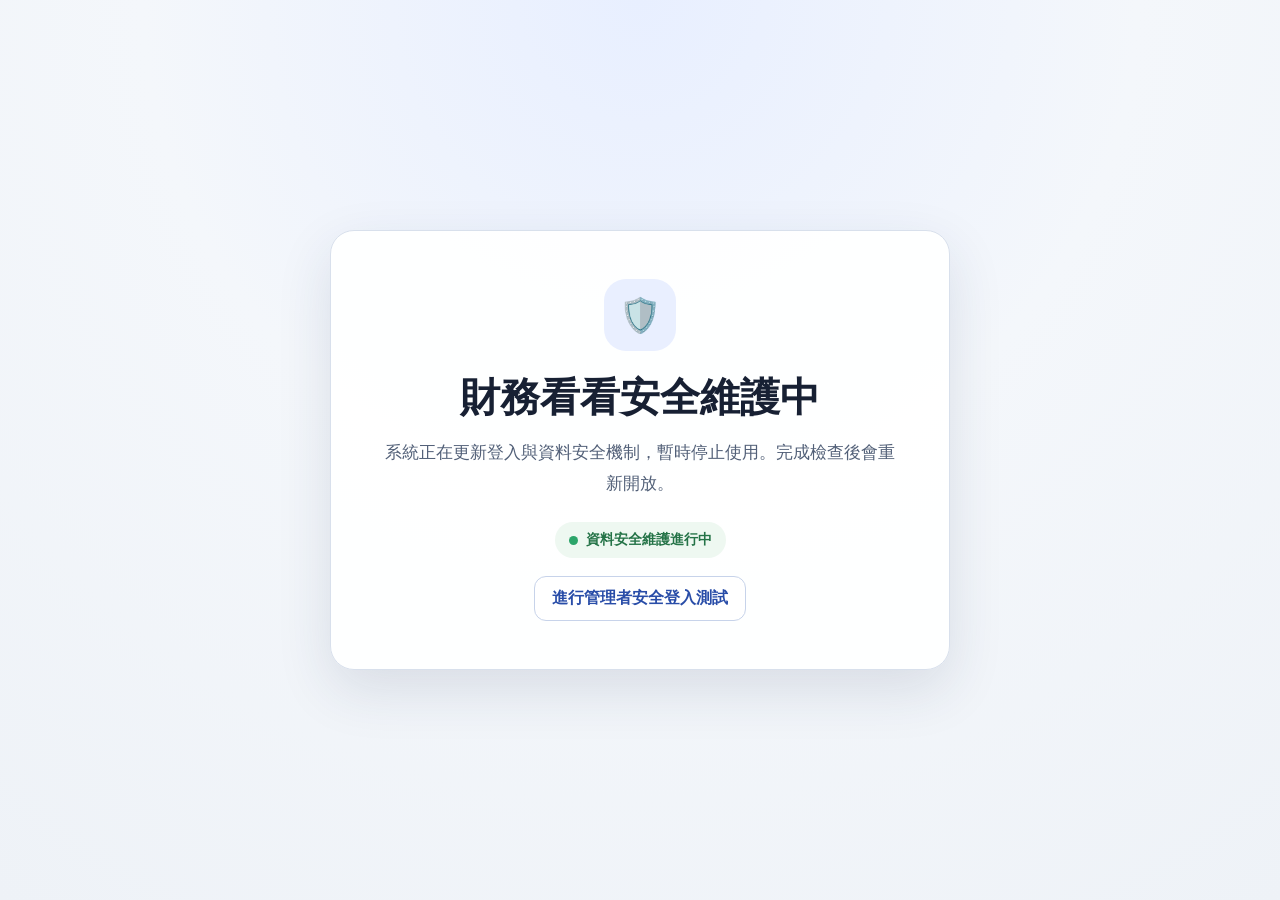
<file: MaybeFinance/maintenance.html>
<!DOCTYPE html>
<html lang="zh-TW">
<head>
    <meta charset="UTF-8">
    <meta name="viewport" content="width=device-width, initial-scale=1.0">
    <meta name="robots" content="noindex, nofollow">
    <title>財務看看｜安全維護中</title>
    <style>
        :root {
            color-scheme: light;
            font-family: Inter, "Noto Sans TC", system-ui, -apple-system, BlinkMacSystemFont, "Segoe UI", sans-serif;
            background: #f4f7fb;
            color: #172033;
        }

        * { box-sizing: border-box; }

        body {
            min-height: 100vh;
            margin: 0;
            display: grid;
            place-items: center;
            padding: 24px;
            background: radial-gradient(circle at top, #e8efff 0, #f4f7fb 45%, #eef2f7 100%);
        }

        main {
            width: min(620px, 100%);
            padding: clamp(28px, 6vw, 48px);
            border: 1px solid #d8e0ec;
            border-radius: 24px;
            background: rgba(255, 255, 255, 0.96);
            box-shadow: 0 20px 55px rgba(31, 49, 82, 0.12);
            text-align: center;
        }

        .icon {
            width: 72px;
            height: 72px;
            margin: 0 auto 22px;
            display: grid;
            place-items: center;
            border-radius: 22px;
            background: #e9efff;
            color: #3459c7;
            font-size: 34px;
        }

        h1 {
            margin: 0 0 16px;
            font-size: clamp(28px, 6vw, 40px);
            line-height: 1.2;
        }

        p {
            margin: 0;
            color: #526078;
            font-size: 17px;
            line-height: 1.8;
        }

        .status {
            display: inline-flex;
            align-items: center;
            gap: 8px;
            margin-top: 24px;
            padding: 9px 14px;
            border-radius: 999px;
            background: #eef8f1;
            color: #247347;
            font-weight: 700;
            font-size: 14px;
        }

        .dot {
            width: 9px;
            height: 9px;
            border-radius: 50%;
            background: #2ca56a;
        }

        .auth-test-link {
            min-height: 44px;
            margin-top: 18px;
            padding: 11px 17px;
            display: inline-flex;
            align-items: center;
            justify-content: center;
            border: 1px solid #c7d3ea;
            border-radius: 12px;
            background: #fff;
            color: #294da8;
            font-weight: 800;
            text-decoration: none;
        }
    </style>
</head>
<body>
    <main>
        <div class="icon" aria-hidden="true">🛡️</div>
        <h1>財務看看安全維護中</h1>
        <p>系統正在更新登入與資料安全機制，暫時停止使用。完成檢查後會重新開放。</p>
        <div class="status"><span class="dot"></span>資料安全維護進行中</div>
        <br>
        <a class="auth-test-link" href="auth-bootstrap.html">進行管理者安全登入測試</a>
    </main>
</body>
</html>
</file>
